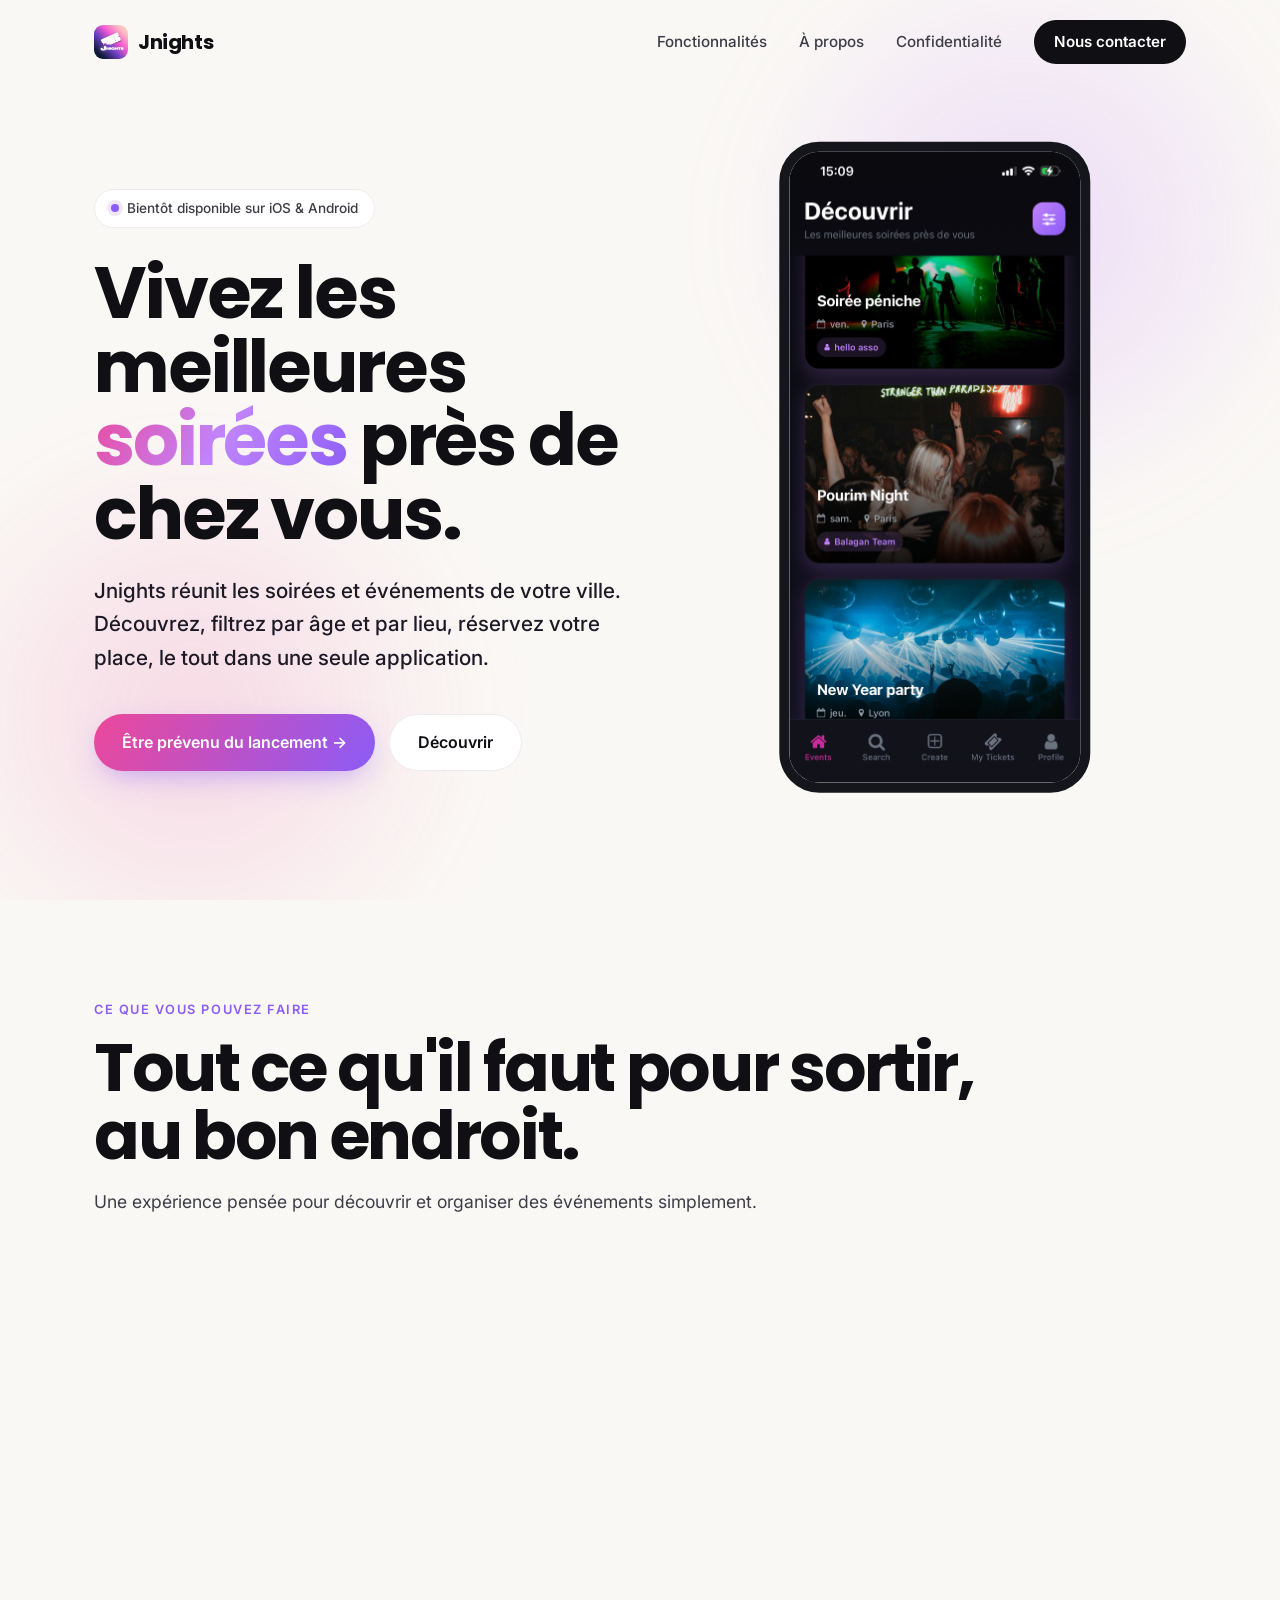
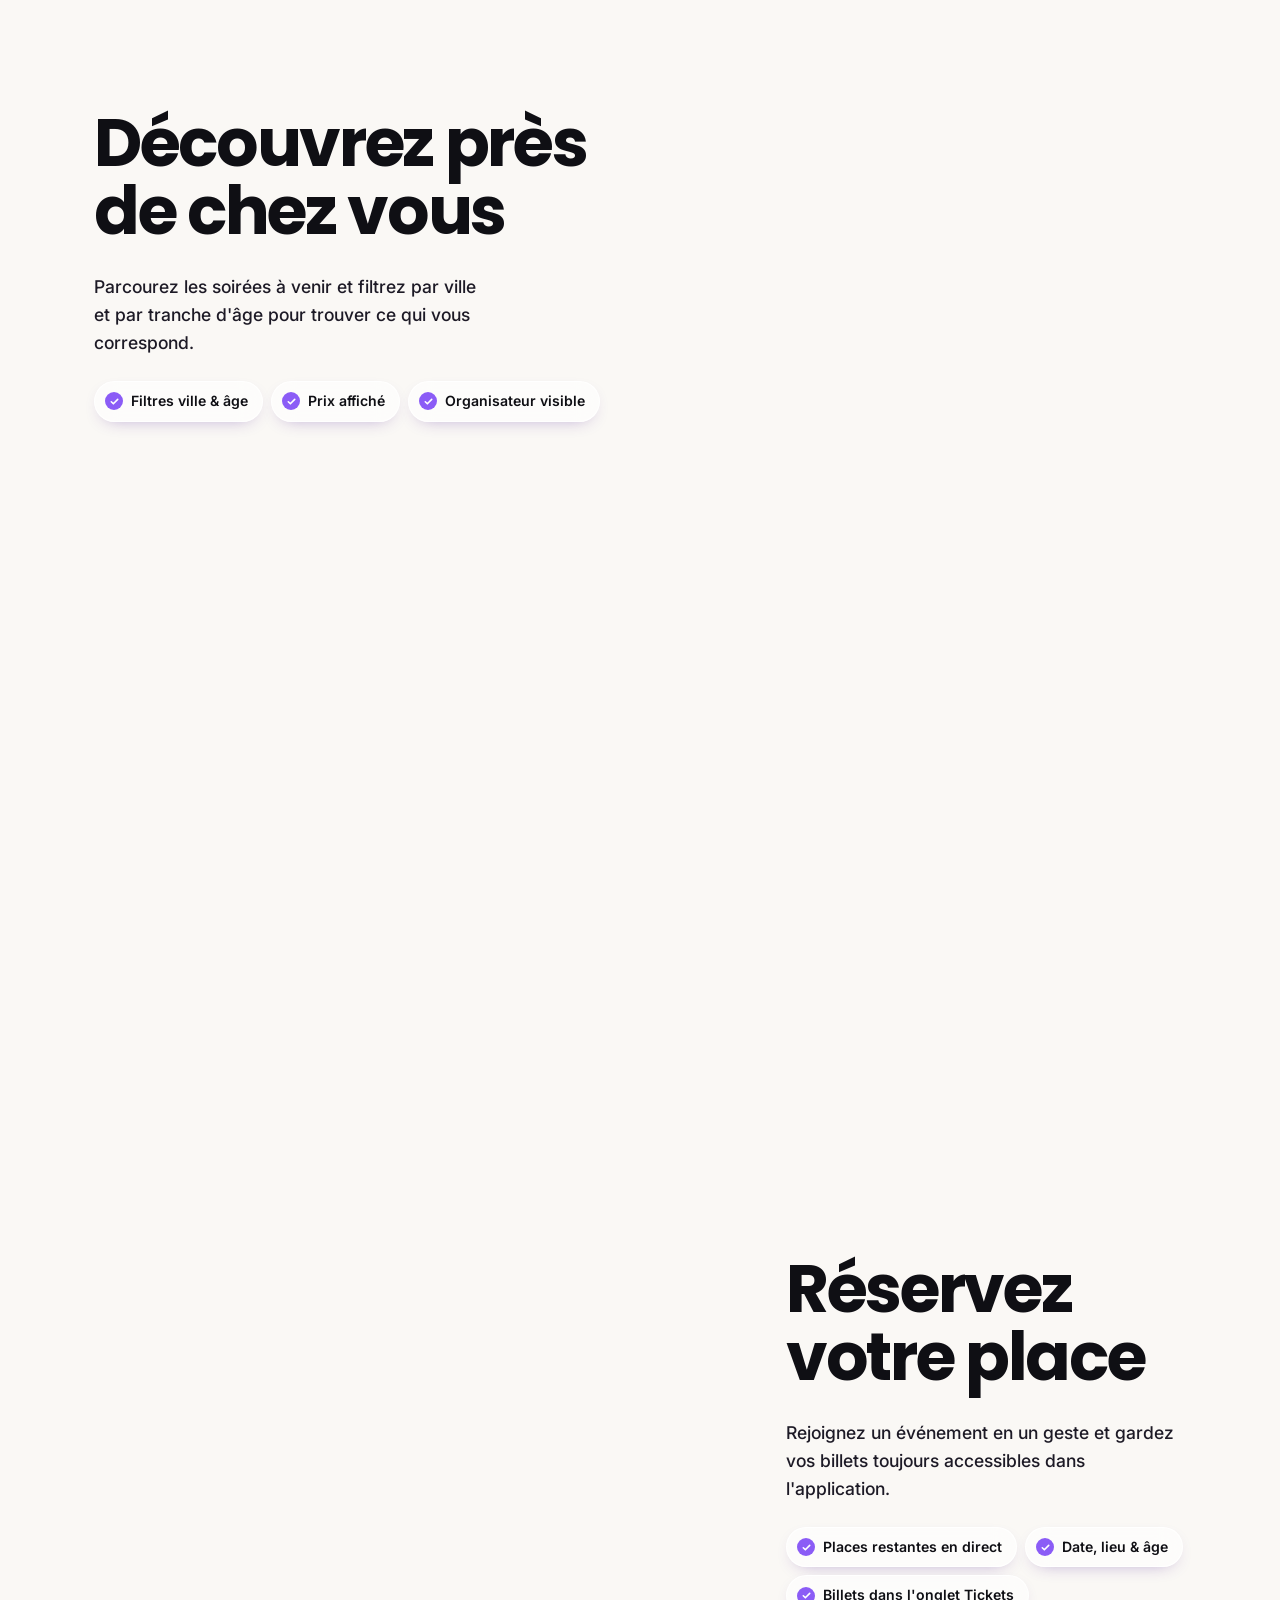
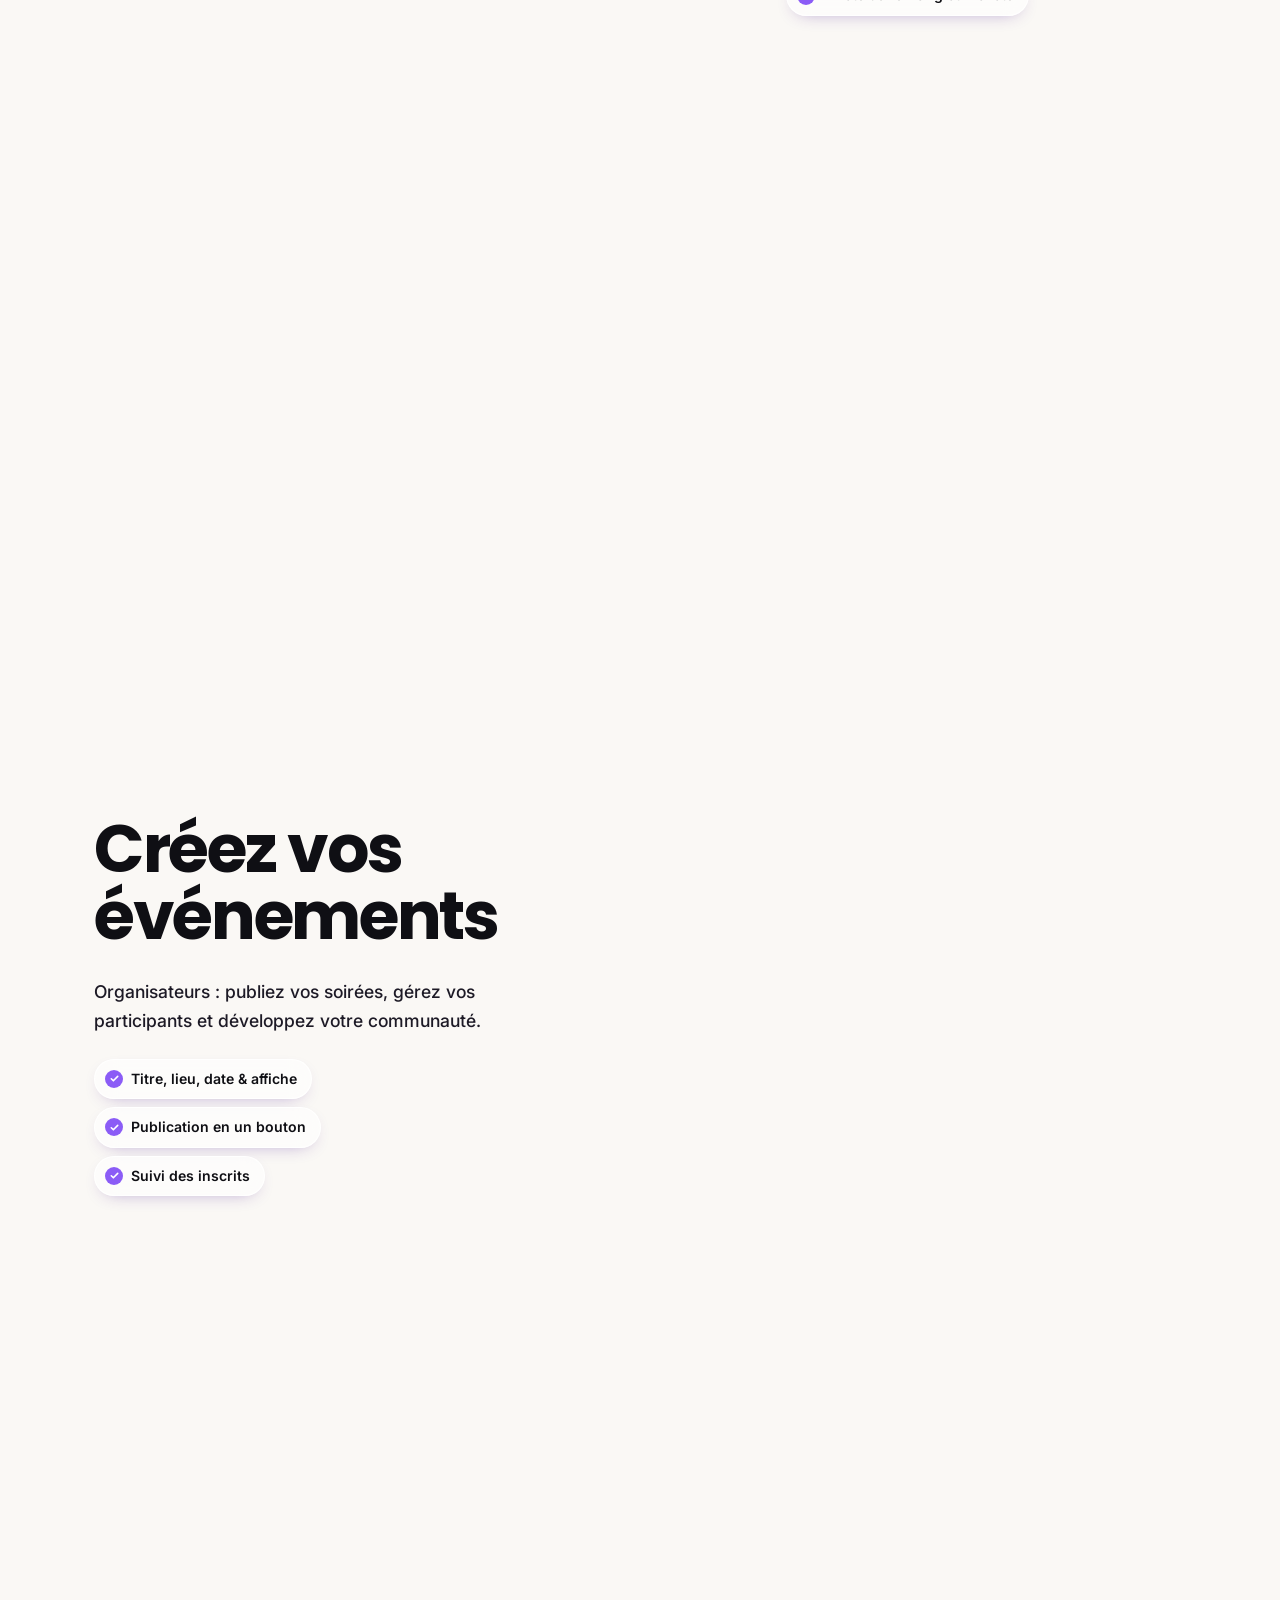
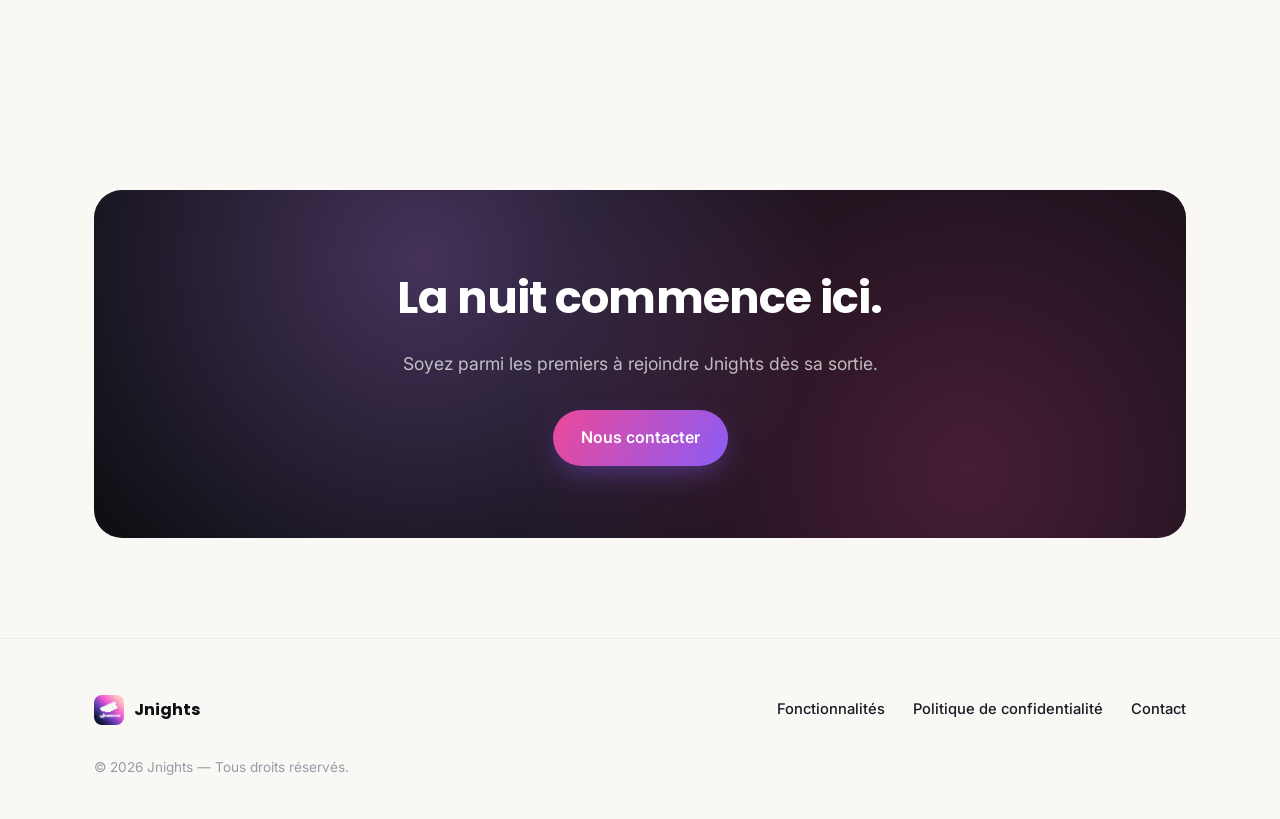
<file: index.html>
<!DOCTYPE html>
<html lang="fr">
<head>
  <meta charset="UTF-8" />
  <title>Jnights — Soirées & Événements près de chez vous</title>
  <meta name="viewport" content="width=device-width, initial-scale=1.0" />
  <meta name="description" content="Jnights : découvrez et rejoignez les meilleures soirées et événements près de chez vous. Filtrez par âge et par ville." />

  <!-- Open Graph -->
  <meta property="og:title" content="Jnights — Soirées & Événements" />
  <meta property="og:description" content="Découvrez les meilleures soirées près de chez vous." />
  <meta property="og:type" content="website" />
  <meta property="og:url" content="https://jnights.com" />

  <!-- Favicons -->
  <link rel="icon" type="image/x-icon" href="favicon.ico" />
  <link rel="icon" type="image/png" sizes="32x32" href="favicon-32x32.png" />
  <link rel="icon" type="image/png" sizes="16x16" href="favicon-16x16.png" />
  <link rel="apple-touch-icon" sizes="180x180" href="apple-touch-icon.png" />
  <link rel="manifest" href="site.webmanifest" />
  <meta name="theme-color" content="#faf8f5" />

  <link rel="stylesheet" href="style.css" />

  <!-- Fonts -->
  <link rel="preconnect" href="https://fonts.googleapis.com" />
  <link rel="preconnect" href="https://fonts.gstatic.com" crossorigin />
  <link href="https://fonts.googleapis.com/css2?family=Inter:wght@400;500;600;700&family=Poppins:wght@500;600;700;800&display=swap" rel="stylesheet" />
</head>
<body>

  <!-- Dégradé animé en fond de toute la page (features-bg.js, shadergradient) -->
  <div class="page-bg" id="pageBg"></div>

  <!-- Preloader -->
  <div id="preloader" class="preloader">
    <img src="logo.png" alt="Jnights" class="preloader-logo" />
  </div>

  <!-- Easter egg (séquence flèches : ↑ ↓ ← →) -->
  <div id="easterEggImage" class="easter-egg-image">
    <div class="easter-egg-close" id="closeEasterEgg">×</div>
    <img src="image-easteregg.jpg" alt="Surprise" />
  </div>

  <!-- Navbar -->
  <nav class="navbar" id="navbar">
    <div class="container nav-inner">
      <a href="#" class="nav-brand">
        <img src="logo.png" alt="" />
        Jnights
      </a>
      <div class="nav-links">
        <a href="#features">Fonctionnalités</a>
        <a href="#about">À propos</a>
        <a href="privacy.html">Confidentialité</a>
        <a href="mailto:admin@jnights.com" class="nav-cta">Nous contacter</a>
      </div>
    </div>
  </nav>

  <!-- Hero + fonctionnalités : le téléphone 3D (phone3d.js) reste fixé à l'écran
       dans .story-stage et suit le scroll d'une étape à l'autre -->
  <div class="story" id="story">
  <div class="story-stage-wrap"><div class="story-stage" id="phoneStage"></div></div>

  <!-- Hero -->
  <header class="hero">
    <div class="hero-glow"></div>
    <div class="hero-glow two"></div>
    <div class="container hero-layout">
      <div class="hero-content">
        <div class="hero-badge">
          <span class="dot"></span>
          Bientôt disponible sur iOS &amp; Android
        </div>
        <h1>
          Vivez les meilleures<br />
          <span class="grad">soirées</span> près de chez vous.
        </h1>
        <p class="lead">
          Jnights réunit les soirées et événements de votre ville.
          Découvrez, filtrez par âge et par lieu, réservez votre place,
          le tout dans une seule application.
        </p>
        <div class="hero-actions">
          <a href="mailto:admin@jnights.com" class="btn btn-primary">
            Être prévenu du lancement →
          </a>
          <a href="#decouvrir" class="btn btn-ghost">Découvrir</a>
        </div>
      </div>

      <!-- Emplacement du téléphone dans le hero (le rendu 3D se cale dessus) ;
           l'image reste si WebGL n'est pas dispo -->
      <div class="hero-phone" id="phone3d">
        <img src="app-screen-1.png" alt="Aperçu de l'application Jnights" class="phone-fallback" />
      </div>
    </div>
  </header>

  <!-- Features -->
  <section id="features">
    <div class="container">
      <div class="section-head">
        <div class="section-tag">Ce que vous pouvez faire</div>
        <h2>Tout ce qu'il faut pour sortir, au bon endroit.</h2>
        <p>Une expérience pensée pour découvrir et organiser des événements simplement.</p>
      </div>
      <div class="feature-step step-left" id="decouvrir">
        <div class="feature-text">
          <h3>Découvrez près<br />de chez vous</h3>
          <div class="feature-detail">
            <p>Parcourez les soirées à venir et filtrez par ville et par tranche d'âge pour trouver ce qui vous correspond.</p>
            <ul class="feature-points">
              <li>Filtres ville &amp; âge</li>
              <li>Prix affiché</li>
              <li>Organisateur visible</li>
            </ul>
          </div>
        </div>
      </div>
      <div class="feature-step step-right">
        <div class="feature-text">
          <h3>Réservez<br />votre place</h3>
          <div class="feature-detail">
            <p>Rejoignez un événement en un geste et gardez vos billets toujours accessibles dans l'application.</p>
            <ul class="feature-points">
              <li>Places restantes en direct</li>
              <li>Date, lieu &amp; âge</li>
              <li>Billets dans l'onglet Tickets</li>
            </ul>
          </div>
        </div>
      </div>
      <div class="feature-step step-center">
        <div class="feature-text">
          <h3>Créez vos<br />événements</h3>
          <div class="feature-detail">
            <p>Organisateurs : publiez vos soirées, gérez vos participants et développez votre communauté.</p>
            <ul class="feature-points">
              <li>Titre, lieu, date &amp; affiche</li>
              <li>Publication en un bouton</li>
              <li>Suivi des inscrits</li>
            </ul>
          </div>
        </div>
      </div>
    </div>
  </section>
  </div>

  <!-- About / CTA -->
  <section id="about">
    <div class="container">
      <div class="cta-banner">
        <h2>La nuit commence ici.</h2>
        <p>Soyez parmi les premiers à rejoindre Jnights dès sa sortie.</p>
        <a href="mailto:admin@jnights.com" class="btn btn-primary">Nous contacter</a>
      </div>
    </div>
  </section>

  <!-- Footer -->
  <footer class="footer">
    <div class="container">
      <div class="footer-inner">
        <div class="footer-brand">
          <img src="logo.png" alt="" />
          Jnights
        </div>
        <div class="footer-links">
          <a href="#features">Fonctionnalités</a>
          <a href="privacy.html">Politique de confidentialité</a>
          <a href="mailto:admin@jnights.com">Contact</a>
        </div>
      </div>
      <p class="footer-copy">© 2026 Jnights — Tous droits réservés.</p>
    </div>
  </footer>

  <script src="script.js"></script>
  <script type="importmap">
    {
      "imports": {
        "react": "https://esm.sh/react@18.3.1",
        "react-dom": "https://esm.sh/react-dom@18.3.1?deps=react@18.3.1",
        "react-dom/client": "https://esm.sh/react-dom@18.3.1/client?deps=react@18.3.1",
        "three": "https://esm.sh/three@0.169.0",
        "three/addons/": "https://esm.sh/three@0.169.0/examples/jsm/",
        "@react-three/fiber": "https://esm.sh/@react-three/fiber@8.17.10?deps=react@18.3.1,react-dom@18.3.1,three@0.169.0",
        "gsap": "https://esm.sh/gsap@3.12.5",
        "gsap/ScrollTrigger": "https://esm.sh/gsap@3.12.5/ScrollTrigger",
        "@shadergradient/react": "https://esm.sh/@shadergradient/react@2.4.20?deps=react@18.3.1,react-dom@18.3.1,three@0.169.0,@react-three/fiber@8.17.10"
      }
    }
  </script>
  <script type="module" src="phone3d.js"></script>
  <script type="module" src="features-bg.js"></script>
</body>
</html>
</file>
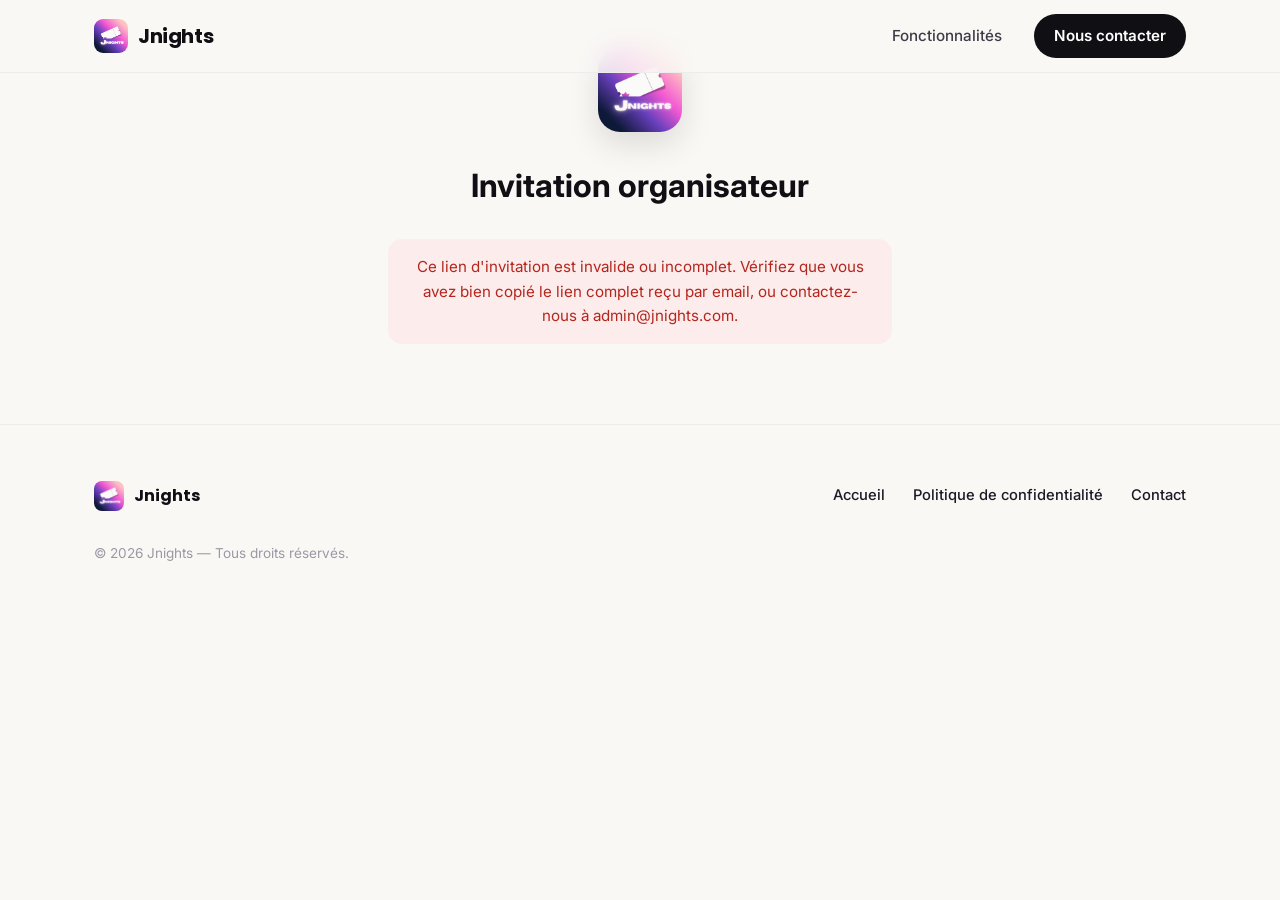
<file: creator-signup.html>
<!DOCTYPE html>
<html lang="fr">
<head>
  <meta charset="UTF-8" />
  <title>Création de compte organisateur — Jnights</title>
  <meta name="viewport" content="width=device-width, initial-scale=1.0" />
  <meta name="description" content="Ouverture de votre invitation organisateur dans l'application Jnights." />
  <meta name="robots" content="noindex" />

  <link rel="icon" type="image/x-icon" href="favicon.ico" />
  <link rel="apple-touch-icon" sizes="180x180" href="apple-touch-icon.png" />
  <link rel="stylesheet" href="style.css" />
  <meta name="theme-color" content="#faf8f5" />

  <link rel="preconnect" href="https://fonts.googleapis.com" />
  <link rel="preconnect" href="https://fonts.gstatic.com" crossorigin />
  <link href="https://fonts.googleapis.com/css2?family=Inter:wght@400;500;600;700&family=Poppins:wght@500;600;700;800&display=swap" rel="stylesheet" />

  <style>
    .signup-card {
      max-width: 520px;
      margin: 0 auto;
      text-align: center;
      padding: 48px 8px 80px;
    }
    .signup-card .logo-badge {
      width: 84px;
      height: 84px;
      border-radius: 22px;
      margin: 0 auto 28px;
      display: block;
      box-shadow: 0 12px 32px rgba(0, 0, 0, 0.12);
    }
    .signup-card h1 {
      margin-bottom: 12px;
    }
    .signup-card p {
      color: #555;
      line-height: 1.6;
    }
    .open-btn {
      display: inline-block;
      margin-top: 28px;
      padding: 15px 34px;
      border-radius: 999px;
      background: #111;
      color: #fff;
      font-weight: 600;
      text-decoration: none;
      font-family: 'Inter', sans-serif;
      transition: transform 0.15s ease, opacity 0.15s ease;
    }
    .open-btn:hover { transform: translateY(-2px); opacity: 0.92; }
    .signup-note {
      margin-top: 36px;
      font-size: 0.9rem;
      color: #888;
    }
    .signup-error {
      margin-top: 28px;
      padding: 16px 20px;
      border-radius: 14px;
      background: #fdecec;
      color: #b3261e;
      font-size: 0.95rem;
      display: none;
    }
    .spinner {
      width: 26px;
      height: 26px;
      border: 3px solid rgba(0,0,0,0.12);
      border-top-color: #111;
      border-radius: 50%;
      margin: 24px auto 0;
      animation: spin 0.8s linear infinite;
    }
    @keyframes spin { to { transform: rotate(360deg); } }
  </style>
</head>
<body>

  <!-- Navbar -->
  <nav class="navbar scrolled" id="navbar">
    <div class="container nav-inner">
      <a href="index.html" class="nav-brand">
        <img src="logo.png" alt="" />
        Jnights
      </a>
      <div class="nav-links">
        <a href="index.html#features">Fonctionnalités</a>
        <a href="mailto:admin@jnights.com" class="nav-cta">Nous contacter</a>
      </div>
    </div>
  </nav>

  <main class="container">
    <div class="signup-card">
      <img src="logo.png" alt="Jnights" class="logo-badge" />
      <h1>Invitation organisateur</h1>

      <div id="loading">
        <p>Ouverture de votre invitation dans l'application&nbsp;Jnights…</p>
        <div class="spinner"></div>
      </div>

      <div id="fallback" style="display:none">
        <p>
          Si l'application ne s'est pas ouverte automatiquement, appuyez sur le
          bouton ci-dessous depuis votre téléphone.
        </p>
        <a href="#" id="openAppBtn" class="open-btn">Ouvrir dans l'application</a>
        <p class="signup-note">
          L'application Jnights doit être installée sur votre appareil pour
          finaliser la création de votre compte organisateur.<br />
          Un problème&nbsp;? Écrivez-nous à
          <a href="mailto:admin@jnights.com">admin@jnights.com</a>.
        </p>
      </div>

      <div id="error" class="signup-error">
        Ce lien d'invitation est invalide ou incomplet. Vérifiez que vous avez
        bien copié le lien complet reçu par email, ou contactez-nous à
        <a href="mailto:admin@jnights.com">admin@jnights.com</a>.
      </div>
    </div>
  </main>

  <!-- Footer -->
  <footer class="footer">
    <div class="container">
      <div class="footer-inner">
        <div class="footer-brand">
          <img src="logo.png" alt="" />
          Jnights
        </div>
        <div class="footer-links">
          <a href="index.html">Accueil</a>
          <a href="privacy.html">Politique de confidentialité</a>
          <a href="mailto:admin@jnights.com">Contact</a>
        </div>
      </div>
      <p class="footer-copy">© 2026 Jnights — Tous droits réservés.</p>
    </div>
  </footer>

  <script>
    (function () {
      var params = new URLSearchParams(window.location.search);
      var token = params.get('token');

      var loading = document.getElementById('loading');
      var fallback = document.getElementById('fallback');
      var errorBox = document.getElementById('error');
      var openBtn = document.getElementById('openAppBtn');

      // Lien invalide : pas de token
      if (!token) {
        loading.style.display = 'none';
        errorBox.style.display = 'block';
        return;
      }

      // Schéma deep link de l'app (doit correspondre à app.json -> "scheme": "jnights")
      var deepLink = 'jnights://creator-signup?token=' + encodeURIComponent(token);
      openBtn.setAttribute('href', deepLink);

      // Tente d'ouvrir l'app automatiquement
      window.location.href = deepLink;

      // Après un court délai, si on est toujours là, c'est que l'app ne s'est
      // pas ouverte (non installée, ou navigateur de bureau) -> on montre le fallback.
      setTimeout(function () {
        loading.style.display = 'none';
        fallback.style.display = 'block';
      }, 1500);
    })();
  </script>

</body>
</html>
</file>
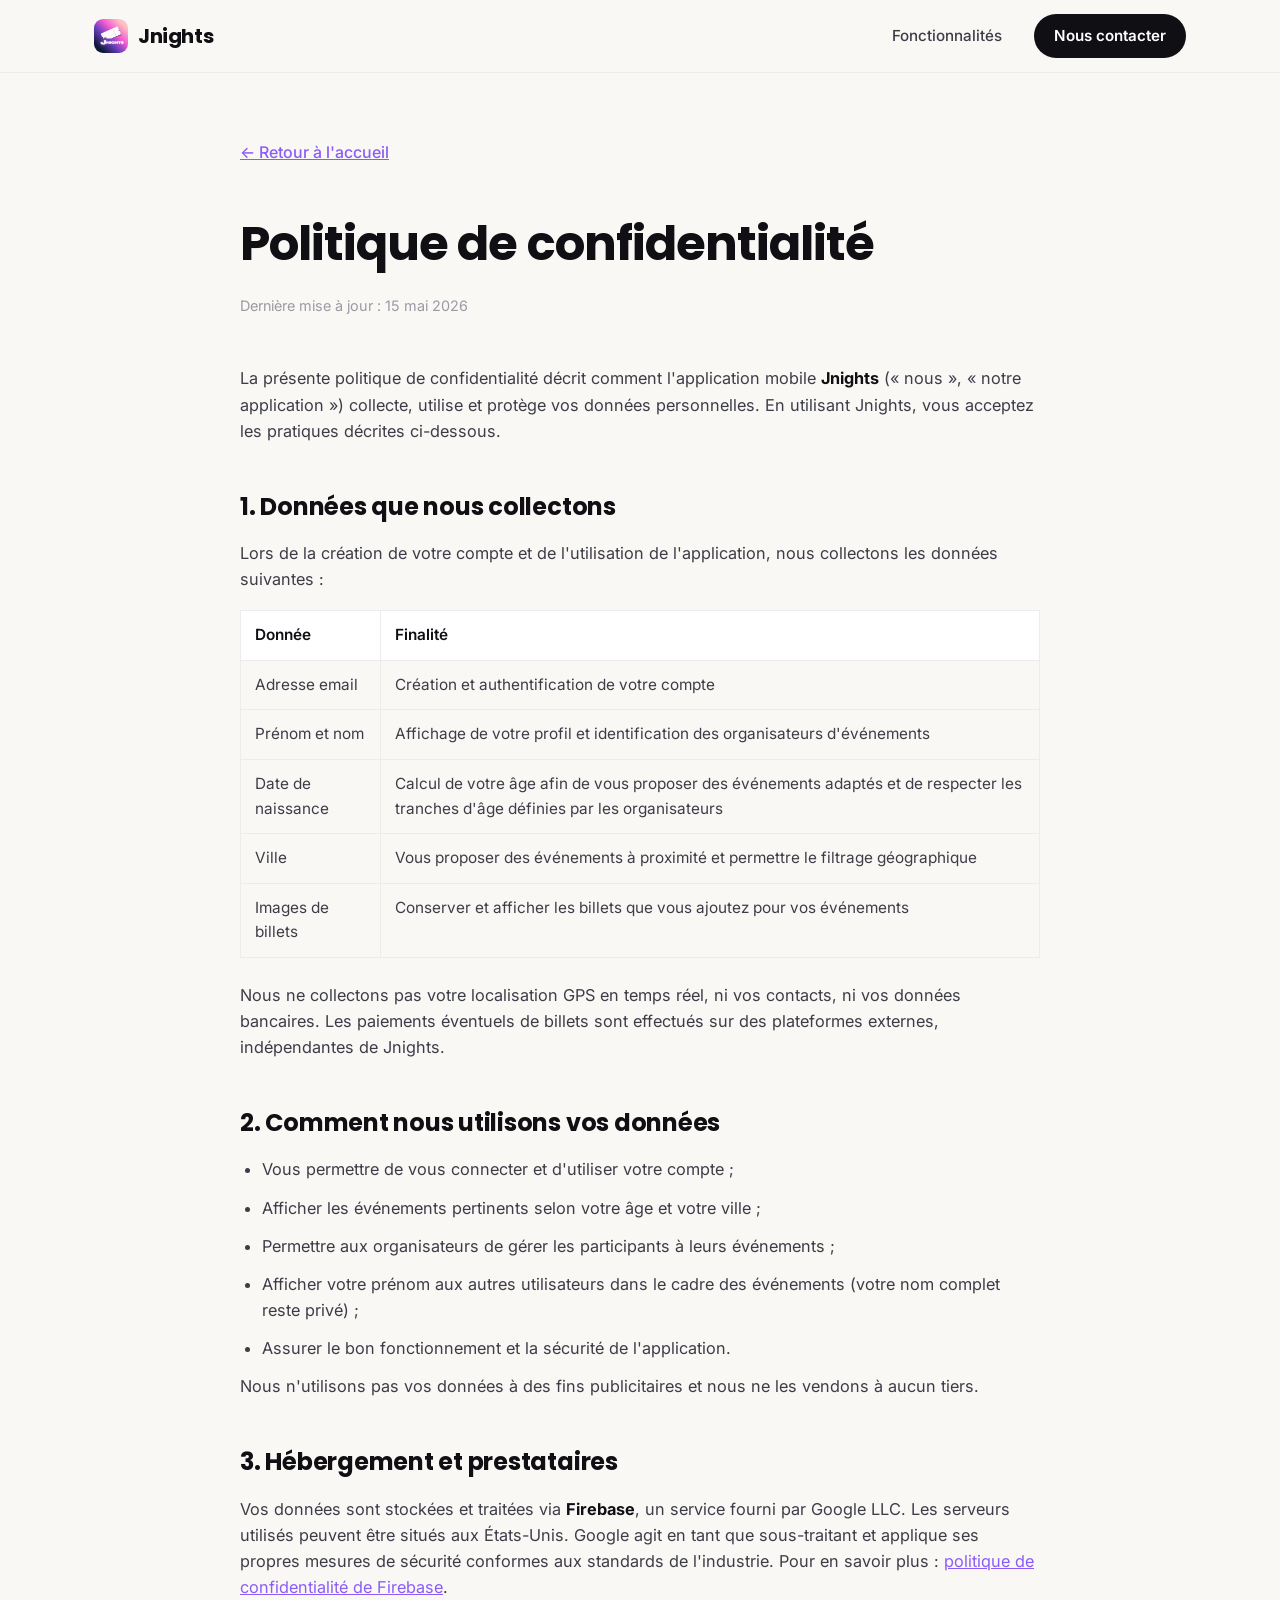
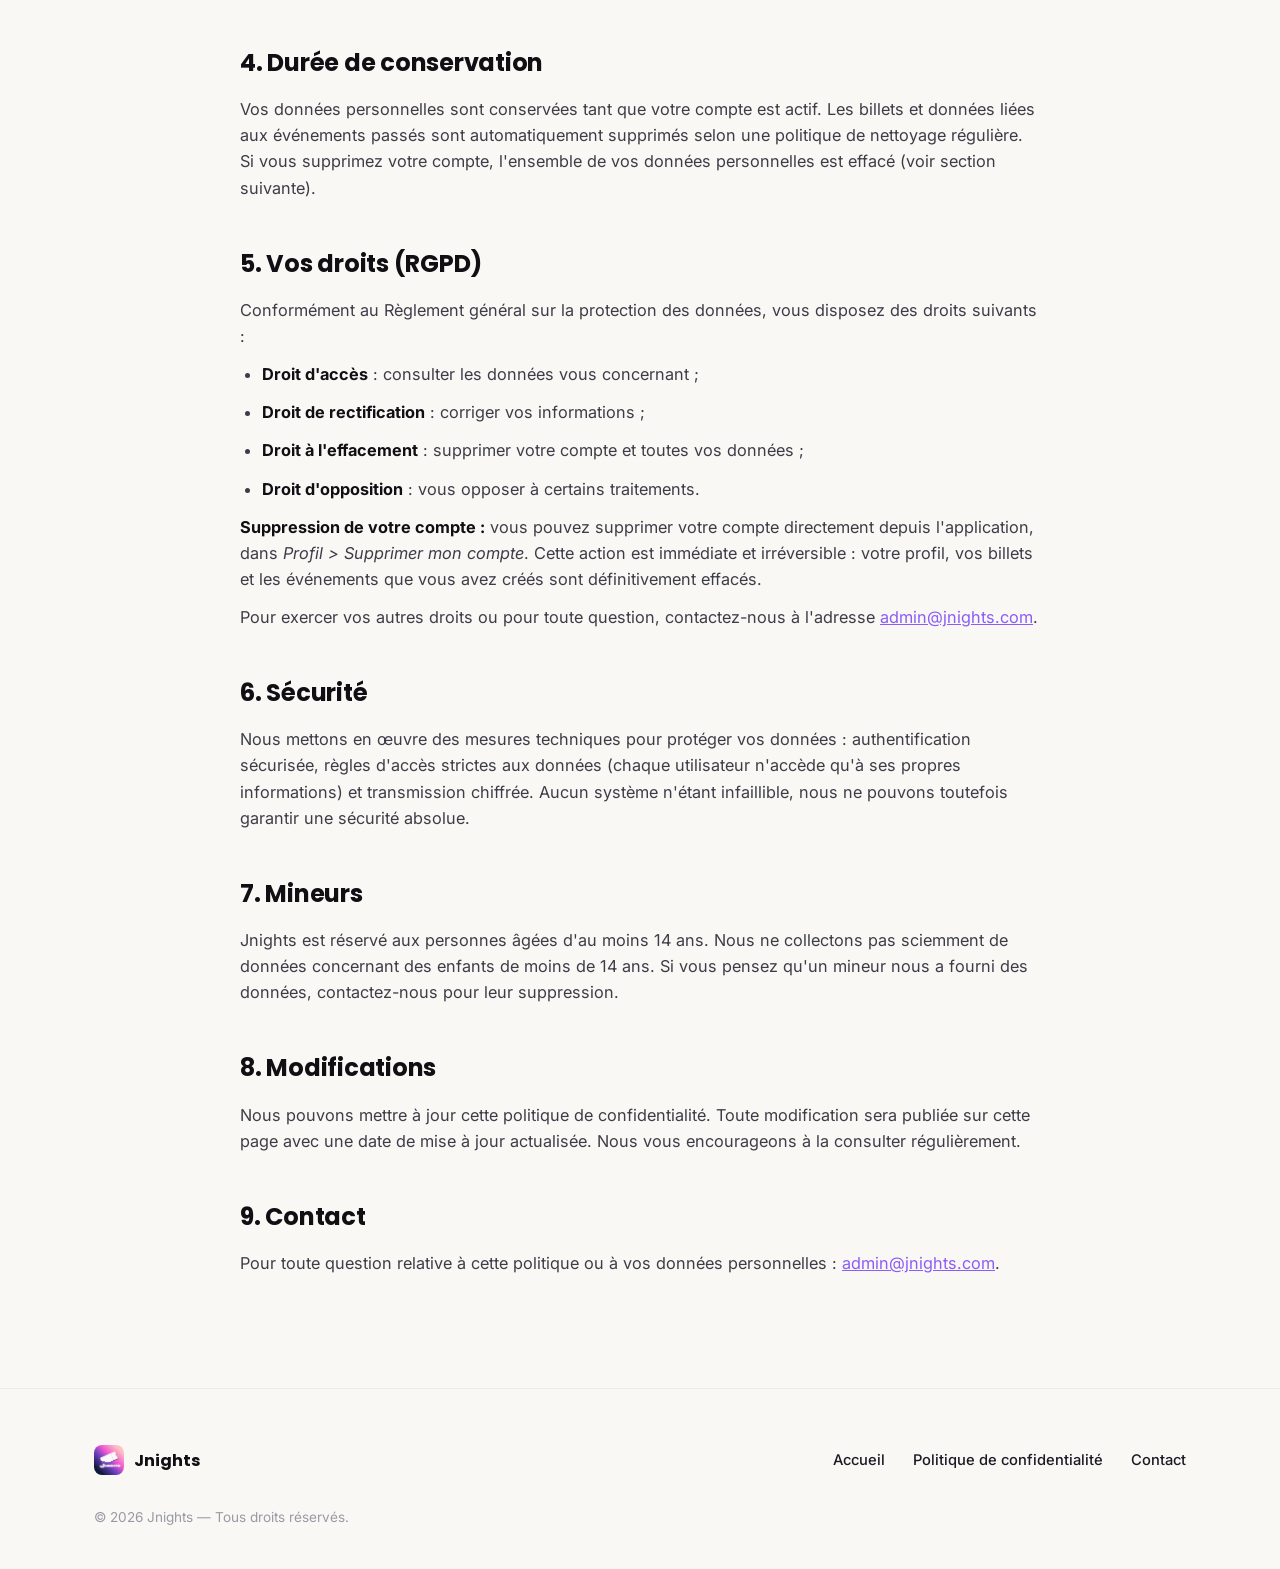
<file: privacy.html>
<!DOCTYPE html>
<html lang="fr">
<head>
  <meta charset="UTF-8" />
  <title>Politique de confidentialité — Jnights</title>
  <meta name="viewport" content="width=device-width, initial-scale=1.0" />
  <meta name="description" content="Politique de confidentialité de l'application Jnights : données collectées, usage, conservation et droits des utilisateurs." />

  <link rel="icon" type="image/x-icon" href="favicon.ico" />
  <link rel="apple-touch-icon" sizes="180x180" href="apple-touch-icon.png" />
  <link rel="stylesheet" href="style.css" />
  <meta name="theme-color" content="#faf8f5" />

  <link rel="preconnect" href="https://fonts.googleapis.com" />
  <link rel="preconnect" href="https://fonts.gstatic.com" crossorigin />
  <link href="https://fonts.googleapis.com/css2?family=Inter:wght@400;500;600;700&family=Poppins:wght@500;600;700;800&display=swap" rel="stylesheet" />
</head>
<body>

  <!-- Navbar -->
  <nav class="navbar scrolled" id="navbar">
    <div class="container nav-inner">
      <a href="index.html" class="nav-brand">
        <img src="logo.png" alt="" />
        Jnights
      </a>
      <div class="nav-links">
        <a href="index.html#features">Fonctionnalités</a>
        <a href="mailto:admin@jnights.com" class="nav-cta">Nous contacter</a>
      </div>
    </div>
  </nav>

  <main class="container legal">
    <a href="index.html" class="back-link">← Retour à l'accueil</a>

    <h1>Politique de confidentialité</h1>
    <p class="updated">Dernière mise à jour : 15 mai 2026</p>

    <p>
      La présente politique de confidentialité décrit comment l'application
      mobile <strong>Jnights</strong> (« nous », « notre application »)
      collecte, utilise et protège vos données personnelles. En utilisant
      Jnights, vous acceptez les pratiques décrites ci-dessous.
    </p>

    <h2>1. Données que nous collectons</h2>
    <p>Lors de la création de votre compte et de l'utilisation de l'application, nous collectons les données suivantes :</p>
    <table>
      <thead>
        <tr><th>Donnée</th><th>Finalité</th></tr>
      </thead>
      <tbody>
        <tr>
          <td>Adresse email</td>
          <td>Création et authentification de votre compte</td>
        </tr>
        <tr>
          <td>Prénom et nom</td>
          <td>Affichage de votre profil et identification des organisateurs d'événements</td>
        </tr>
        <tr>
          <td>Date de naissance</td>
          <td>Calcul de votre âge afin de vous proposer des événements adaptés et de respecter les tranches d'âge définies par les organisateurs</td>
        </tr>
        <tr>
          <td>Ville</td>
          <td>Vous proposer des événements à proximité et permettre le filtrage géographique</td>
        </tr>
        <tr>
          <td>Images de billets</td>
          <td>Conserver et afficher les billets que vous ajoutez pour vos événements</td>
        </tr>
      </tbody>
    </table>
    <p>
      Nous ne collectons pas votre localisation GPS en temps réel, ni vos
      contacts, ni vos données bancaires. Les paiements éventuels de billets
      sont effectués sur des plateformes externes, indépendantes de Jnights.
    </p>

    <h2>2. Comment nous utilisons vos données</h2>
    <ul>
      <li>Vous permettre de vous connecter et d'utiliser votre compte ;</li>
      <li>Afficher les événements pertinents selon votre âge et votre ville ;</li>
      <li>Permettre aux organisateurs de gérer les participants à leurs événements ;</li>
      <li>Afficher votre prénom aux autres utilisateurs dans le cadre des événements (votre nom complet reste privé) ;</li>
      <li>Assurer le bon fonctionnement et la sécurité de l'application.</li>
    </ul>
    <p>
      Nous n'utilisons pas vos données à des fins publicitaires et nous ne
      les vendons à aucun tiers.
    </p>

    <h2>3. Hébergement et prestataires</h2>
    <p>
      Vos données sont stockées et traitées via <strong>Firebase</strong>,
      un service fourni par Google LLC. Les serveurs utilisés peuvent être
      situés aux États-Unis. Google agit en tant que sous-traitant et
      applique ses propres mesures de sécurité conformes aux standards de
      l'industrie. Pour en savoir plus :
      <a href="https://firebase.google.com/support/privacy" target="_blank" rel="noopener">politique de confidentialité de Firebase</a>.
    </p>

    <h2>4. Durée de conservation</h2>
    <p>
      Vos données personnelles sont conservées tant que votre compte est
      actif. Les billets et données liées aux événements passés sont
      automatiquement supprimés selon une politique de nettoyage régulière.
      Si vous supprimez votre compte, l'ensemble de vos données personnelles
      est effacé (voir section suivante).
    </p>

    <h2>5. Vos droits (RGPD)</h2>
    <p>Conformément au Règlement général sur la protection des données, vous disposez des droits suivants :</p>
    <ul>
      <li><strong>Droit d'accès</strong> : consulter les données vous concernant ;</li>
      <li><strong>Droit de rectification</strong> : corriger vos informations ;</li>
      <li><strong>Droit à l'effacement</strong> : supprimer votre compte et toutes vos données ;</li>
      <li><strong>Droit d'opposition</strong> : vous opposer à certains traitements.</li>
    </ul>
    <p>
      <strong>Suppression de votre compte :</strong> vous pouvez supprimer
      votre compte directement depuis l'application, dans
      <em>Profil &gt; Supprimer mon compte</em>. Cette action est immédiate
      et irréversible : votre profil, vos billets et les événements que vous
      avez créés sont définitivement effacés.
    </p>
    <p>
      Pour exercer vos autres droits ou pour toute question, contactez-nous à
      l'adresse <a href="mailto:admin@jnights.com">admin@jnights.com</a>.
    </p>

    <h2>6. Sécurité</h2>
    <p>
      Nous mettons en œuvre des mesures techniques pour protéger vos données :
      authentification sécurisée, règles d'accès strictes aux données
      (chaque utilisateur n'accède qu'à ses propres informations) et
      transmission chiffrée. Aucun système n'étant infaillible, nous ne
      pouvons toutefois garantir une sécurité absolue.
    </p>

    <h2>7. Mineurs</h2>
    <p>
      Jnights est réservé aux personnes âgées d'au moins 14 ans. Nous ne
      collectons pas sciemment de données concernant des enfants de moins de
      14 ans. Si vous pensez qu'un mineur nous a fourni des données, contactez-nous
      pour leur suppression.
    </p>

    <h2>8. Modifications</h2>
    <p>
      Nous pouvons mettre à jour cette politique de confidentialité. Toute
      modification sera publiée sur cette page avec une date de mise à jour
      actualisée. Nous vous encourageons à la consulter régulièrement.
    </p>

    <h2>9. Contact</h2>
    <p>
      Pour toute question relative à cette politique ou à vos données
      personnelles : <a href="mailto:admin@jnights.com">admin@jnights.com</a>.
    </p>
  </main>

  <!-- Footer -->
  <footer class="footer">
    <div class="container">
      <div class="footer-inner">
        <div class="footer-brand">
          <img src="logo.png" alt="" />
          Jnights
        </div>
        <div class="footer-links">
          <a href="index.html">Accueil</a>
          <a href="privacy.html">Politique de confidentialité</a>
          <a href="mailto:admin@jnights.com">Contact</a>
        </div>
      </div>
      <p class="footer-copy">© 2026 Jnights — Tous droits réservés.</p>
    </div>
  </footer>

</body>
</html>
</file>
<file: style.css>
/* ============================================================
   JNIGHTS — Site vitrine
   DA "premium épuré" inspirée d'alinea-invest :
   beaucoup d'espace, typo large, fond clair, animations subtiles
   ============================================================ */

:root {
  /* Palette claire premium */
  --bg: #faf8f5;            /* crème très clair */
  --bg-alt: #ffffff;
  --ink: #0f0f14;           /* texte quasi-noir */
  --ink-strong: #1d1a26;    /* paragraphes posés sur le dégradé */
  --ink-soft: #3d3d48;      /* texte secondaire (assez contrasté sur le dégradé) */
  --ink-faint: #9a9aa5;
  --line: #ececec;

  /* Accents marque (repris de l'app) */
  --accent: #c084fc;        /* violet */
  --accent-2: #8b5cf6;
  --accent-pink: #ec4899;

  --radius: 18px;
  --maxw: 1140px;

  --font-display: 'Poppins', system-ui, sans-serif;
  --font-body: 'Inter', system-ui, -apple-system, sans-serif;
}

* {
  margin: 0;
  padding: 0;
  box-sizing: border-box;
}

html {
  scroll-behavior: smooth;
}

body {
  font-family: var(--font-body);
  background: var(--bg);
  color: var(--ink);
  line-height: 1.6;
  -webkit-font-smoothing: antialiased;
  overflow-x: hidden;
}

a {
  color: inherit;
  text-decoration: none;
}

.container {
  width: 100%;
  max-width: var(--maxw);
  margin: 0 auto;
  padding: 0 24px;
}

/* ============================================================
   PRELOADER
   ============================================================ */
.preloader {
  position: fixed;
  inset: 0;
  background: var(--bg);
  display: flex;
  align-items: center;
  justify-content: center;
  z-index: 9999;
  transition: opacity 0.6s ease, visibility 0.6s ease;
}
.preloader.hidden {
  opacity: 0;
  visibility: hidden;
}
.preloader-logo {
  width: 80px;
  height: auto;
  animation: pulse 1.4s ease-in-out infinite;
}
@keyframes pulse {
  0%, 100% { transform: scale(1); opacity: 1; }
  50% { transform: scale(0.92); opacity: 0.6; }
}

/* ============================================================
   NAVBAR
   ============================================================ */
.navbar {
  position: fixed;
  top: 0;
  left: 0;
  right: 0;
  z-index: 100;
  padding: 20px 0;
  transition: background 0.3s ease, padding 0.3s ease, box-shadow 0.3s ease;
}
.navbar.scrolled {
  background: rgba(250, 248, 245, 0.85);
  backdrop-filter: blur(12px);
  padding: 14px 0;
  box-shadow: 0 1px 0 var(--line);
}
.nav-inner {
  display: flex;
  align-items: center;
  justify-content: space-between;
}
.nav-brand {
  display: flex;
  align-items: center;
  gap: 10px;
  font-family: var(--font-display);
  font-weight: 700;
  font-size: 1.25rem;
  letter-spacing: -0.02em;
}
.nav-brand img {
  width: 34px;
  height: 34px;
  border-radius: 9px;
}
.nav-links {
  display: flex;
  align-items: center;
  gap: 32px;
}
.nav-links a {
  font-size: 0.95rem;
  font-weight: 500;
  color: var(--ink-soft);
  transition: color 0.2s ease;
}
.nav-links a:hover {
  color: var(--ink);
}
.nav-cta {
  background: var(--ink);
  color: #fff !important;
  padding: 10px 20px;
  border-radius: 100px;
  font-weight: 600 !important;
  transition: transform 0.2s ease, opacity 0.2s ease;
}
.nav-cta:hover {
  transform: translateY(-1px);
  opacity: 0.9;
}

/* ============================================================
   HERO
   ============================================================ */
.hero {
  min-height: 100vh;
  display: flex;
  align-items: center;
  position: relative;
  padding: 110px 0 50px;
  overflow: hidden;
}
.hero-glow {
  position: absolute;
  top: -10%;
  right: -5%;
  width: 50vw;
  height: 50vw;
  max-width: 700px;
  max-height: 700px;
  background: radial-gradient(circle, rgba(192,132,252,0.25), transparent 65%);
  filter: blur(40px);
  pointer-events: none;
  z-index: 0;
}
.hero-glow.two {
  top: auto;
  bottom: -15%;
  left: -10%;
  right: auto;
  background: radial-gradient(circle, rgba(236,72,153,0.18), transparent 65%);
}
/* Mise en page 2 colonnes : texte | téléphone */
.hero-layout {
  position: relative;
  z-index: 1;
  display: flex;
  align-items: center;
  justify-content: space-between;
  gap: 48px;
}
.hero-content {
  flex: 1;
  max-width: 600px;
}

/* Téléphone 3D (phone3d.js) */
.hero-phone {
  position: relative;
  flex: 0 0 min(46%, 520px);
  /* téléphone + points visibles entièrement dès le premier écran */
  height: calc(100vh - 170px);
  min-height: 520px;
  max-height: 860px;
}
.phone-fallback {
  position: absolute;
  top: 50%;
  left: 50%;
  width: 62%;
  max-width: 340px;
  transform: translate(-50%, -52%);
  border-radius: 40px;
  border: 10px solid #15151c;
  transition: opacity 0.6s ease;
}
/* Scène 3D fixée à l'écran pendant le hero et les fonctionnalités */
.story {
  position: relative;
}
/* Le calque couvre toute la séquence ; la scène colle à l'écran jusqu'à la fin
   de .story puis repart avec la page (le téléphone « se libère »). */
.story-stage-wrap {
  position: absolute;
  inset: 0;
  z-index: 2;
  pointer-events: none;
}
.story-stage {
  position: sticky;
  top: 0;
  height: 100vh;
  opacity: 0;
  transition: opacity 0.9s ease;
}
.phone-ready .story-stage { opacity: 1; }
.phone-ready .phone-fallback { opacity: 0; }

/* Points indicateurs sous le téléphone ; ils disparaissent quand la séquence démarre */
.phone-dots {
  position: absolute;
  left: 0;
  right: 0;
  bottom: 0;
  z-index: 3;
  display: flex;
  justify-content: center;
  align-items: center;
  gap: 10px;
  transition: opacity 0.4s ease;
}
.story-scrolled .phone-dots {
  opacity: 0;
  pointer-events: none;
}
.dot-indicator {
  width: 8px;
  height: 8px;
  padding: 0;
  border: none;
  border-radius: 50%;
  background: rgba(15, 15, 20, 0.28);
  cursor: pointer;
  transition: all 0.3s ease;
}
.dot-indicator.is-active {
  width: 24px;
  border-radius: 4px;
  background: var(--ink);
}
.hero-badge {
  display: inline-flex;
  align-items: center;
  gap: 8px;
  background: var(--bg-alt);
  border: 1px solid var(--line);
  border-radius: 100px;
  padding: 8px 16px;
  font-size: 0.85rem;
  font-weight: 500;
  color: var(--ink-soft);
  margin-bottom: 28px;
}
.hero-badge .dot {
  width: 8px;
  height: 8px;
  border-radius: 50%;
  background: var(--accent-2);
  box-shadow: 0 0 0 4px rgba(139,92,246,0.15);
}
.hero h1 {
  font-family: var(--font-display);
  font-size: clamp(2.6rem, 6vw, 4.5rem);
  line-height: 1.02;
  letter-spacing: -0.03em;
  font-weight: 700;
  margin-bottom: 24px;
}
.hero h1 .grad {
  background: linear-gradient(120deg, var(--accent-pink), var(--accent), var(--accent-2));
  -webkit-background-clip: text;
  background-clip: text;
  -webkit-text-fill-color: transparent;
}
.hero p.lead {
  font-size: clamp(1.05rem, 2vw, 1.3rem);
  color: var(--ink-strong);
  font-weight: 500;
  max-width: 560px;
  margin-bottom: 40px;
}
.hero-actions {
  display: flex;
  flex-wrap: wrap;
  gap: 14px;
}
.btn {
  display: inline-flex;
  align-items: center;
  gap: 10px;
  padding: 15px 28px;
  border-radius: 100px;
  font-weight: 600;
  font-size: 1rem;
  transition: transform 0.2s ease, box-shadow 0.2s ease, opacity 0.2s ease;
  cursor: pointer;
  border: none;
}
.btn-primary {
  background: linear-gradient(120deg, var(--accent-pink), var(--accent-2));
  color: #fff;
  box-shadow: 0 10px 30px -8px rgba(139,92,246,0.5);
}
.btn-primary:hover {
  transform: translateY(-2px);
  box-shadow: 0 16px 40px -8px rgba(139,92,246,0.6);
}
.btn-ghost {
  background: var(--bg-alt);
  color: var(--ink);
  border: 1px solid var(--line);
}
.btn-ghost:hover {
  transform: translateY(-2px);
}

/* ============================================================
   SECTIONS GÉNÉRIQUES
   ============================================================ */
section {
  padding: 100px 0;
}
.section-head {
  max-width: 900px;
  margin-bottom: 64px;
}
.section-tag {
  font-size: 0.8rem;
  font-weight: 600;
  text-transform: uppercase;
  letter-spacing: 0.12em;
  color: var(--accent-2);
  margin-bottom: 14px;
}
.section-head h2 {
  font-family: var(--font-display);
  font-size: clamp(2.4rem, 5.2vw, 4.4rem);
  line-height: 1.02;
  letter-spacing: -0.035em;
  font-weight: 700;
}
.section-head p {
  margin-top: 18px;
  font-size: 1.1rem;
  color: var(--ink-soft);
}

/* ============================================================
   FEATURES
   ============================================================ */
/* Une étape par palier du téléphone : grand titre + texte, du côté opposé au téléphone
   (palier 1 : téléphone à droite, 2 : à gauche, 3 : au centre-droit) */
.feature-step {
  min-height: 130vh;
  display: flex;
  align-items: center;
}
.step-right {
  justify-content: flex-end;
}
.feature-text {
  max-width: 540px;
  opacity: 0;
  transform: translateY(24px);
  transition: opacity 0.8s ease, transform 0.8s ease;
}
.feature-text.visible {
  opacity: 1;
  transform: none;
}
.feature-text h3 {
  font-family: var(--font-display);
  font-size: clamp(2.4rem, 5.2vw, 4.4rem);
  line-height: 1.02;
  letter-spacing: -0.035em;
  font-weight: 700;
  margin-bottom: 28px;
}
.feature-detail {
  max-width: 400px;
}
.feature-detail p {
  font-size: 1.1rem;
  color: var(--ink-strong);
  font-weight: 500;
}
.feature-points {
  list-style: none;
  margin-top: 24px;
  display: flex;
  flex-wrap: wrap;
  gap: 8px;
  /* les 3 pastilles côte à côte, même si le paragraphe est plus étroit */
  width: max-content;
  max-width: min(560px, calc(100vw - 40px));
}
.feature-points li {
  display: inline-flex;
  align-items: center;
  gap: 8px;
  padding: 8px 14px 8px 10px;
  border-radius: 100px;
  background: rgba(255, 255, 255, 0.6);
  border: 1px solid rgba(255, 255, 255, 0.85);
  -webkit-backdrop-filter: blur(12px);
  backdrop-filter: blur(12px);
  box-shadow: 0 6px 18px -10px rgba(76, 29, 149, 0.45);
  font-size: 0.88rem;
  font-weight: 600;
  white-space: nowrap;
}
.feature-points li::before {
  content: "";
  flex: none;
  width: 18px;
  height: 18px;
  border-radius: 50%;
  background: var(--accent-2) url("data:image/svg+xml,%3Csvg xmlns='http://www.w3.org/2000/svg' viewBox='0 0 24 24' fill='none' stroke='white' stroke-width='3.5' stroke-linecap='round' stroke-linejoin='round'%3E%3Cpath d='M5 12.5l4.5 4.5L19 7.5'/%3E%3C/svg%3E") center / 11px no-repeat;
}
/* Palier 3 : texte à gauche, téléphone au centre-droit */
.step-center .feature-detail,
.step-center .feature-points {
  max-width: 400px;
}

/* Fond dégradé de toute la page (canvas shadergradient fixe, derrière le contenu) */
.page-bg {
  position: fixed;
  inset: 0;
  z-index: -1;
  opacity: 0;
  transition: opacity 1.2s ease;
  pointer-events: none;
}
.page-bg.is-ready {
  opacity: 1;
}

/* ============================================================
   CTA BANNER
   ============================================================ */
.cta-banner {
  background: var(--ink);
  border-radius: 28px;
  padding: 72px 48px;
  text-align: center;
  position: relative;
  overflow: hidden;
}
.cta-banner::before {
  content: "";
  position: absolute;
  inset: 0;
  background: radial-gradient(circle at 30% 20%, rgba(192,132,252,0.3), transparent 50%),
              radial-gradient(circle at 80% 80%, rgba(236,72,153,0.25), transparent 50%);
  pointer-events: none;
}
.cta-banner > * {
  position: relative;
  z-index: 1;
}
.cta-banner h2 {
  font-family: var(--font-display);
  font-size: clamp(1.8rem, 4vw, 2.8rem);
  color: #fff;
  letter-spacing: -0.02em;
  margin-bottom: 16px;
}
.cta-banner p {
  color: rgba(255,255,255,0.7);
  font-size: 1.1rem;
  max-width: 480px;
  margin: 0 auto 32px;
}

/* ============================================================
   FOOTER
   ============================================================ */
/* fond clair pour rester lisible sur le dégradé */
.footer {
  border-top: 1px solid var(--line);
  padding: 56px 0 40px;
  background: rgba(250, 248, 245, 0.9);
  -webkit-backdrop-filter: blur(12px);
  backdrop-filter: blur(12px);
}
.footer-inner {
  display: flex;
  flex-wrap: wrap;
  gap: 24px;
  justify-content: space-between;
  align-items: center;
}
.footer-brand {
  display: flex;
  align-items: center;
  gap: 10px;
  font-family: var(--font-display);
  font-weight: 700;
}
.footer-brand img {
  width: 30px;
  height: 30px;
  border-radius: 8px;
}
.footer-links {
  display: flex;
  gap: 28px;
  flex-wrap: wrap;
}
.footer-links a {
  font-size: 0.92rem;
  color: var(--ink-strong);
  font-weight: 500;
  transition: color 0.2s ease;
}
.footer-links a:hover {
  color: var(--ink);
}
.footer-copy {
  margin-top: 32px;
  font-size: 0.85rem;
  color: var(--ink-faint);
}

/* ============================================================
   PAGE PRIVACY (contenu long)
   ============================================================ */
.legal {
  padding: 140px 0 100px;
  max-width: 800px;
}
.legal h1 {
  font-family: var(--font-display);
  font-size: clamp(2rem, 5vw, 3rem);
  letter-spacing: -0.02em;
  margin-bottom: 12px;
}
.legal .updated {
  color: var(--ink-faint);
  font-size: 0.9rem;
  margin-bottom: 48px;
}
.legal h2 {
  font-family: var(--font-display);
  font-size: 1.5rem;
  margin: 44px 0 14px;
  letter-spacing: -0.01em;
}
.legal p, .legal li {
  color: var(--ink-soft);
  font-size: 1.02rem;
  margin-bottom: 12px;
}
.legal ul {
  padding-left: 22px;
  margin-bottom: 12px;
}
.legal strong {
  color: var(--ink);
}
.legal a {
  color: var(--accent-2);
  text-decoration: underline;
}
.legal table {
  width: 100%;
  border-collapse: collapse;
  margin: 18px 0 24px;
  font-size: 0.96rem;
}
.legal th, .legal td {
  text-align: left;
  padding: 12px 14px;
  border: 1px solid var(--line);
  color: var(--ink-soft);
  vertical-align: top;
}
.legal th {
  background: var(--bg-alt);
  color: var(--ink);
  font-weight: 600;
}
.back-link {
  display: inline-flex;
  align-items: center;
  gap: 8px;
  margin-bottom: 40px;
  font-weight: 500;
  color: var(--ink-soft);
}
.back-link:hover { color: var(--ink); }

/* ============================================================
   EASTER EGG (conservé)
   ============================================================ */
.easter-egg-image {
  position: fixed;
  inset: 0;
  background: rgba(0,0,0,0.92);
  display: flex;
  align-items: center;
  justify-content: center;
  z-index: 10000;
  opacity: 0;
  visibility: hidden;
  transition: opacity 0.4s ease, visibility 0.4s ease;
}
.easter-egg-image.active {
  opacity: 1;
  visibility: visible;
}
.easter-egg-image img {
  max-width: 90vw;
  max-height: 85vh;
  border-radius: 16px;
  box-shadow: 0 30px 80px rgba(0,0,0,0.6);
  animation: eggPop 0.5s cubic-bezier(0.16, 1, 0.3, 1);
}
@keyframes eggPop {
  from { transform: scale(0.7); opacity: 0; }
  to { transform: scale(1); opacity: 1; }
}
.easter-egg-close {
  position: absolute;
  top: 28px;
  right: 36px;
  font-size: 2.4rem;
  color: #fff;
  cursor: pointer;
  line-height: 1;
  opacity: 0.8;
  transition: opacity 0.2s ease, transform 0.2s ease;
}
.easter-egg-close:hover {
  opacity: 1;
  transform: scale(1.15);
}

/* ============================================================
   RESPONSIVE
   ============================================================ */
@media (max-width: 860px) {
  .nav-links a:not(.nav-cta) {
    display: none;
  }
  section {
    padding: 72px 0;
  }
  .cta-banner {
    padding: 52px 28px;
  }
  .hero-layout {
    flex-direction: column;
    text-align: center;
    gap: 40px;
  }
  .hero-content {
    align-self: auto;
    padding-top: 0;
    max-width: 100%;
  }
  .hero-actions {
    justify-content: center;
  }
  .hero-phone {
    flex-basis: auto;
    width: 100%;
    height: min(168vw, 900px);
    min-height: 0;
  }
}

/* Mobile : téléphone centré en haut, texte en dessous pour ne pas être masqué */
@media (max-width: 767px) {
  /* sections aussi courtes que leur texte : les textes s'enchaînent sans vide
     (le palier du téléphone est calé sur l'arrivée du texte, cf. MOBILE_TEXT_AT) */
  .feature-step,
  .step-right {
    min-height: 0;
    justify-content: flex-start;
    align-items: flex-start;
    padding-top: 14vh;
    padding-bottom: 0;
  }
  /* de quoi finir le dernier palier avant que le téléphone reparte avec la page */
  #features {
    padding-bottom: 45vh;
  }
  /* masque piloté par phone3d.js : la partie du texte sous le téléphone s'efface */
  .section-head,
  .feature-text,
  .feature-text.visible {
    opacity: 1;
    transform: none;
    transition: none;
    -webkit-mask-image: linear-gradient(to bottom, transparent var(--cut, -100px), #000 calc(var(--cut, -100px) + 48px));
    mask-image: linear-gradient(to bottom, transparent var(--cut, -100px), #000 calc(var(--cut, -100px) + 48px));
  }
  .step-center .feature-text {
    min-height: 0;
    padding: 0;
    display: block;
  }
  .feature-text h3,
  .section-head h2 {
    font-size: clamp(2rem, 9vw, 2.6rem);
    margin-bottom: 14px;
  }
  .feature-text {
    width: 100%;
    min-width: 0;
  }
  .feature-points,
  .step-center .feature-points {
    margin-top: 14px;
    width: auto;
    max-width: 100%;
  }
}

@media (prefers-reduced-motion: reduce) {
  * {
    animation: none !important;
    transition: none !important;
    scroll-behavior: auto !important;
  }
}
</file>
